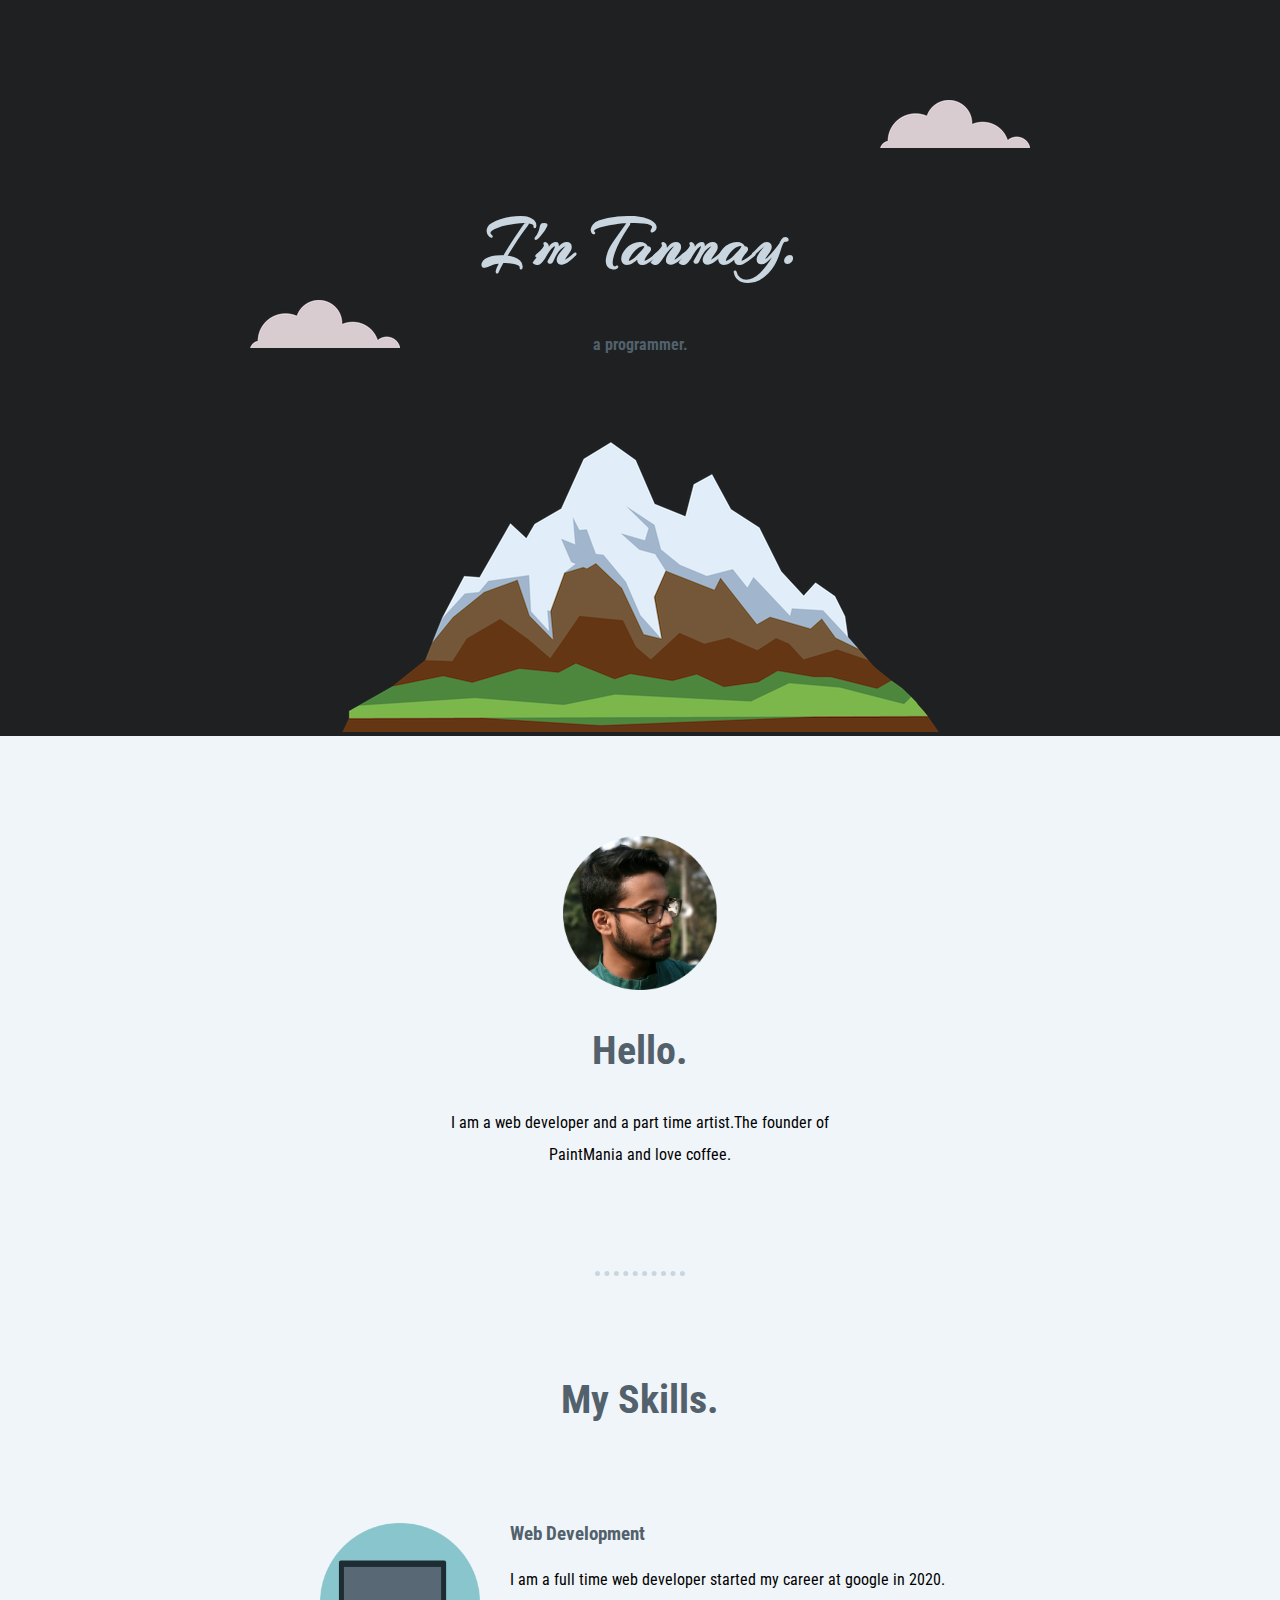
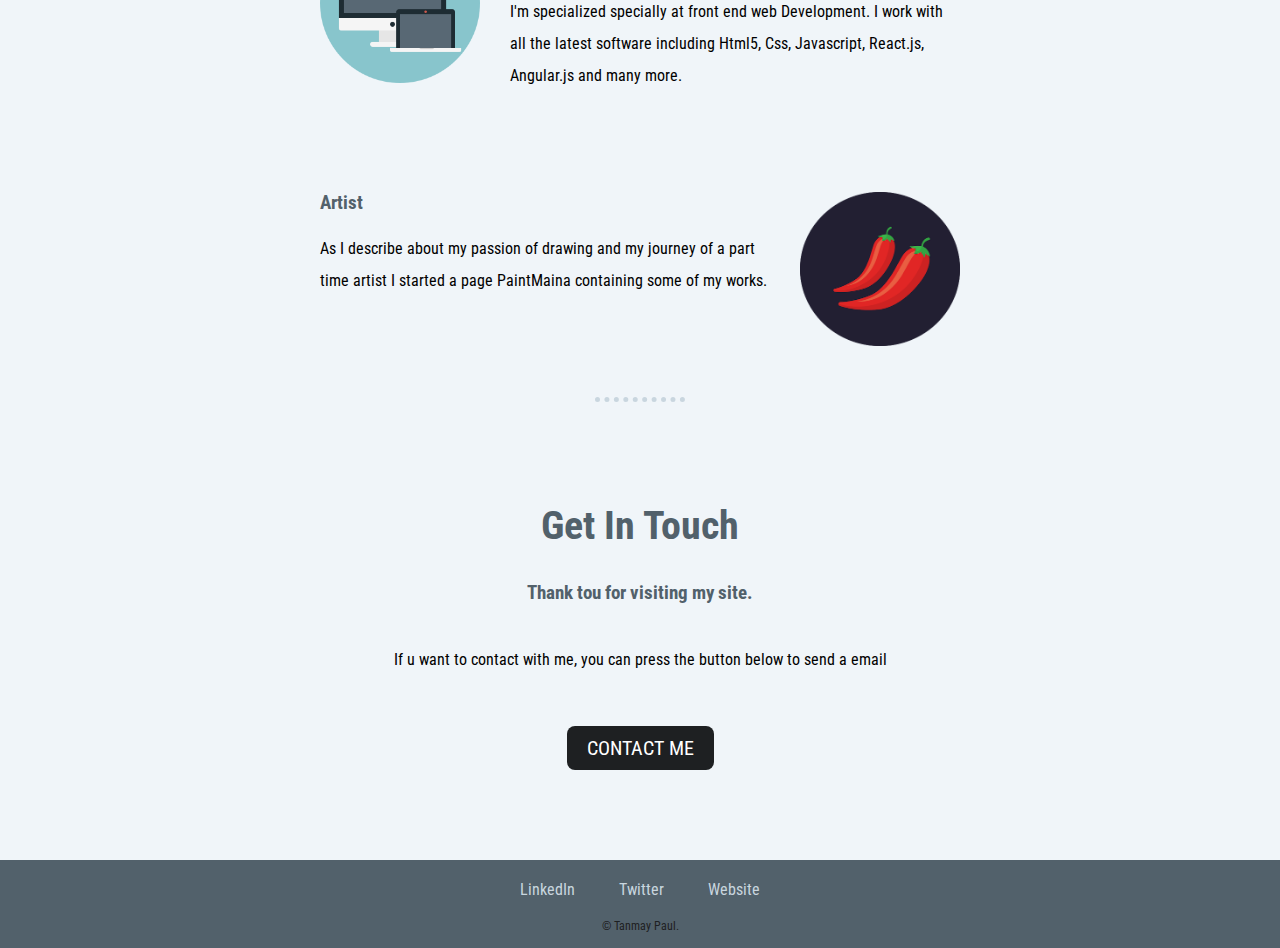
<file: index.html>
<!DOCTYPE html>
<html lang="en">
<head>
    <meta charset="UTF-8">
    <meta name="viewport" content="width=device-width, initial-scale=1.0">
    <title>Tanmay's CV</title>
    <link rel="stylesheet" href="css\styles.css">
    <link href="https://fonts.googleapis.com/css2?family=Arizonia&family=Condiment&family=Zhi+Mang+Xing&display=swap" rel="stylesheet">
    <link href="https://fonts.googleapis.com/css2?family=Roboto+Condensed&display=swap" rel="stylesheet">
<body>
    
  
  
  
    <div class="top-container">
        <h1>I'm Tanmay.</h1>
        <h4>a programmer.</h4>
        <img src="cloud.png" alt=""  class="left-cloud">
        <img src="mountain.png" alt="">
        <img src="cloud.png" alt=""  class="right-cloud">
    </div>

   
   
  
    

    <div class="middle-container">
        <div class="profile">
          <img src="Tanmay.png" alt="" class="profile-pic">
          <h2>Hello.</h2>
          <p class="intro">I am a web developer and a part time artist.The founder of PaintMania and love coffee. </p>
        </div>
        <hr>
        <div class="skills">
          <h2 clas="mySkills">My Skills.</h2>
          <div class="skill-row">
            <img class="laptop-img" src="laptop.png" alt="">
            <h3>Web Development</h3>
            <p>I am a full time web developer started my career at google in 2020. I'm specialized specially at front end web Development. I work with all the latest software including Html5, Css, Javascript, React.js, Angular.js and many more.</p>
          </div>
          <div class="skill-row">
            <img class="chillies-img" src="chillies.png" alt="">
            <h3>Artist</h3>
            <p>As I describe about my passion of drawing and my journey of a part time artist I started a page PaintMaina containing some of my works.   </p>
          </div>
        </div>
        <hr>
        
        
     
        

        
        
        <div class="contact-me">
          <h2>Get In Touch</h2>
          <h3>Thank tou for visiting my site.</h3>
          <p class="contact-message">If u want to contact with me, you can press the button below to send a email</p>
          <a class="btn" href="mailto:paultanmay71@gmail.com">CONTACT ME</a>
        </div>
      </div>
      
      
     
     
     
     
      <div class="bottom-container">
        <a class="footer-link" href="https://www.linkedin.com/in/tanmay-paul-4104761b3/">LinkedIn</a>
        <a class="footer-link" href="https://twitter.com/">Twitter</a>
        <a class="footer-link" href="https://www.facebook.com/Paint-Mania-1539037423063911/">Website</a>
        <p class="copyright">© Tanmay Paul.</p>
      </div>
      
</body>
</html>
</file>
